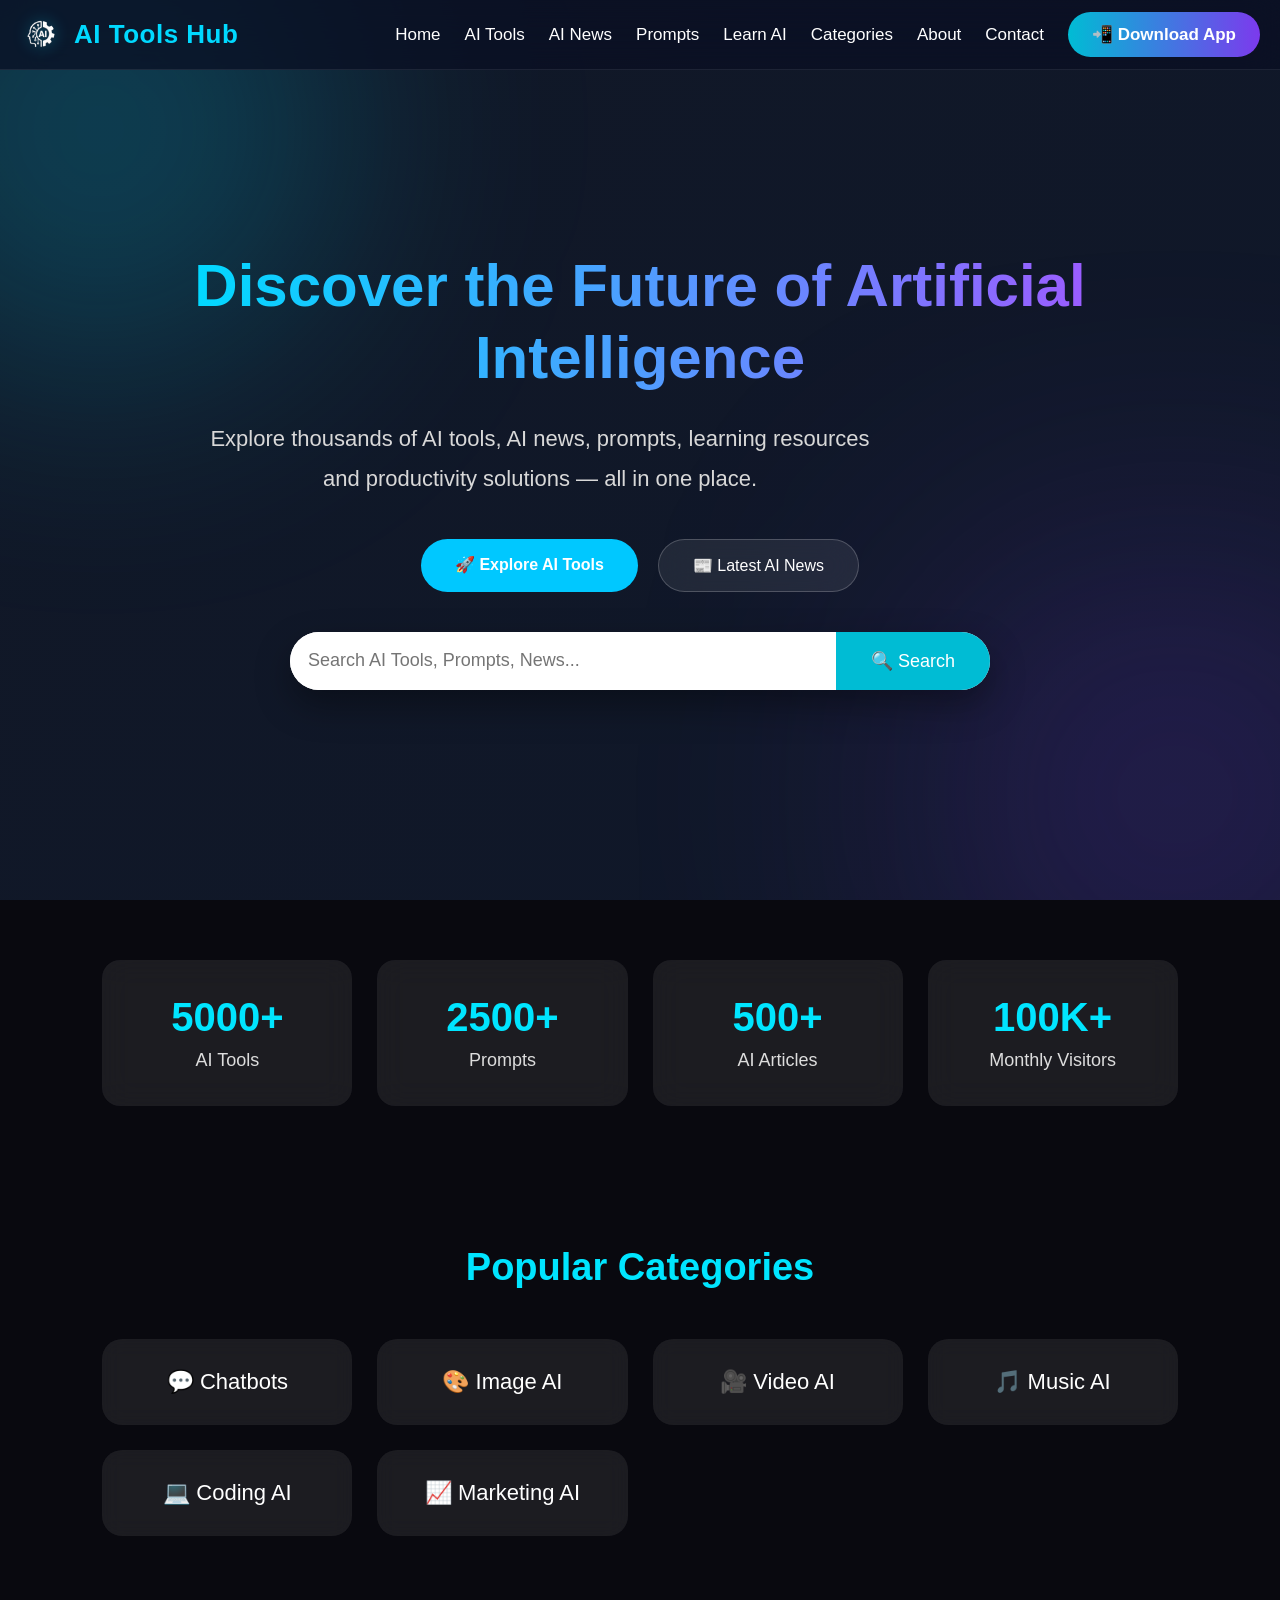
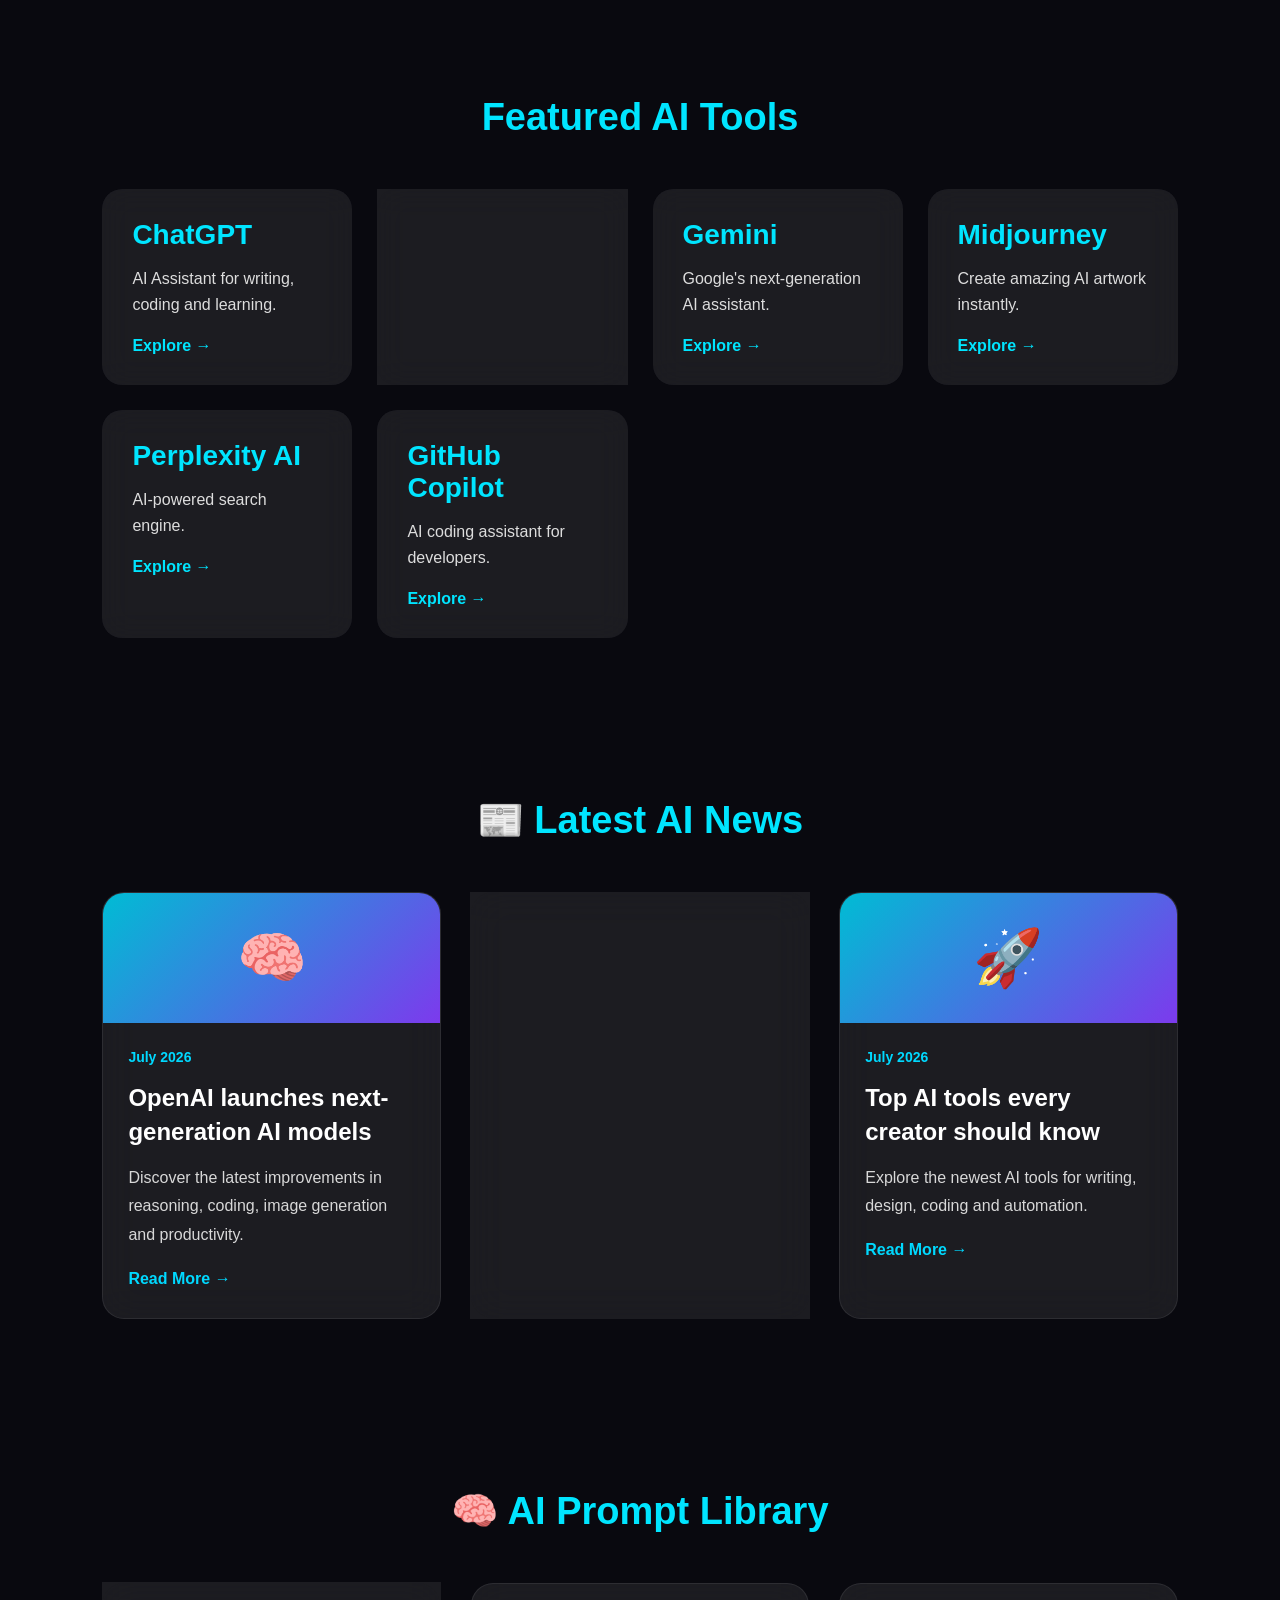
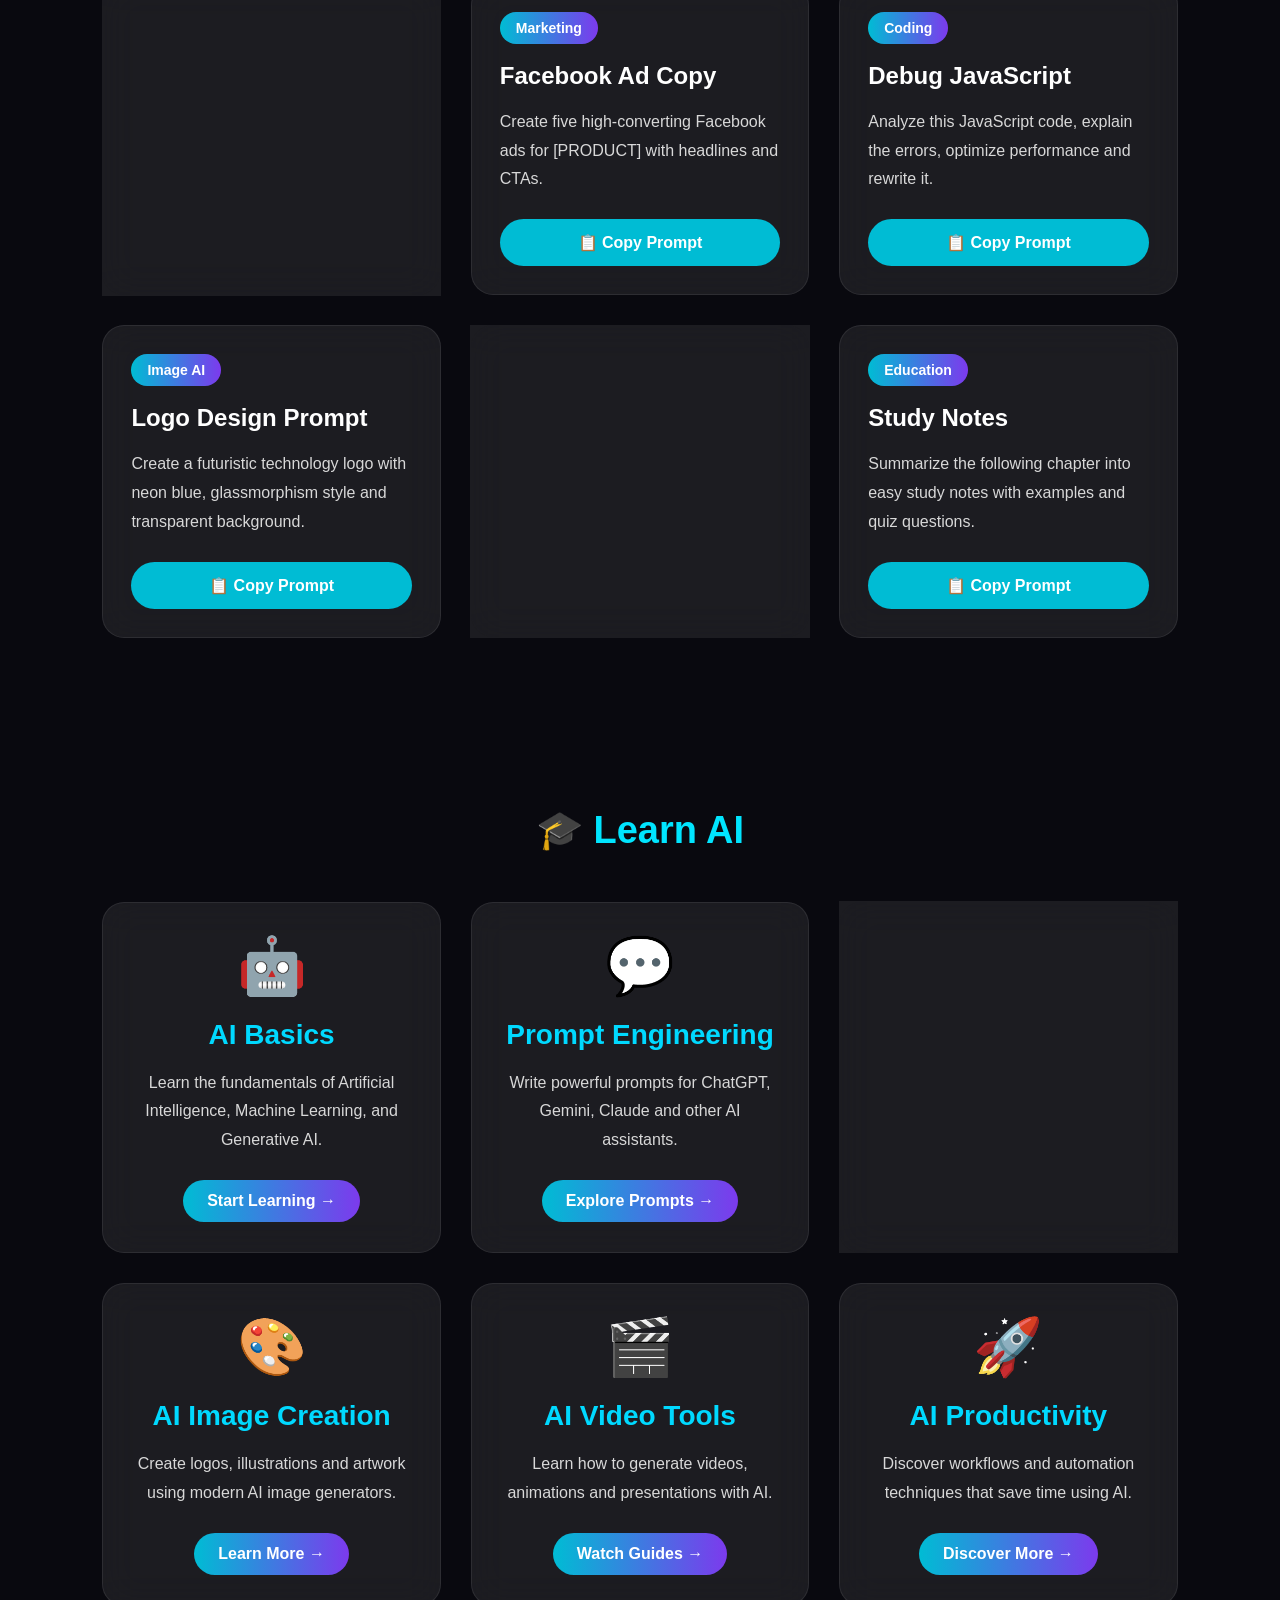
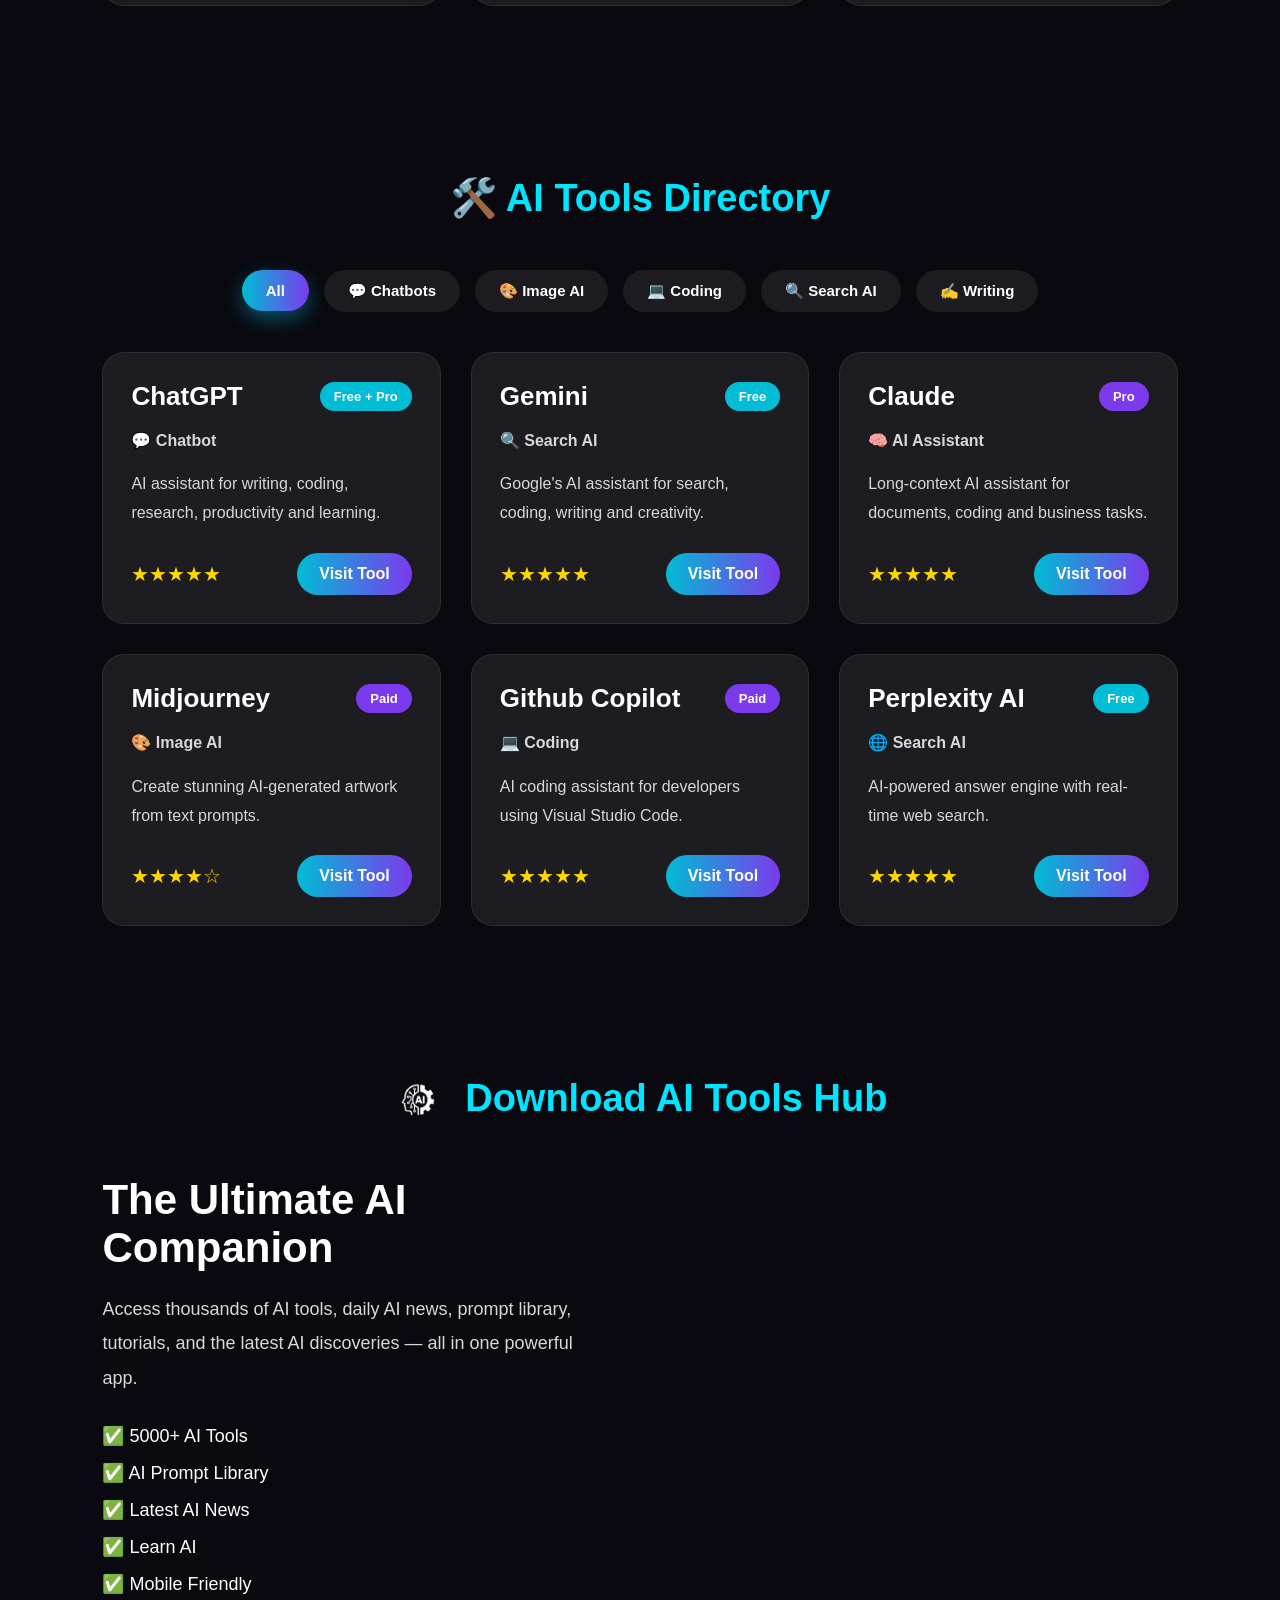
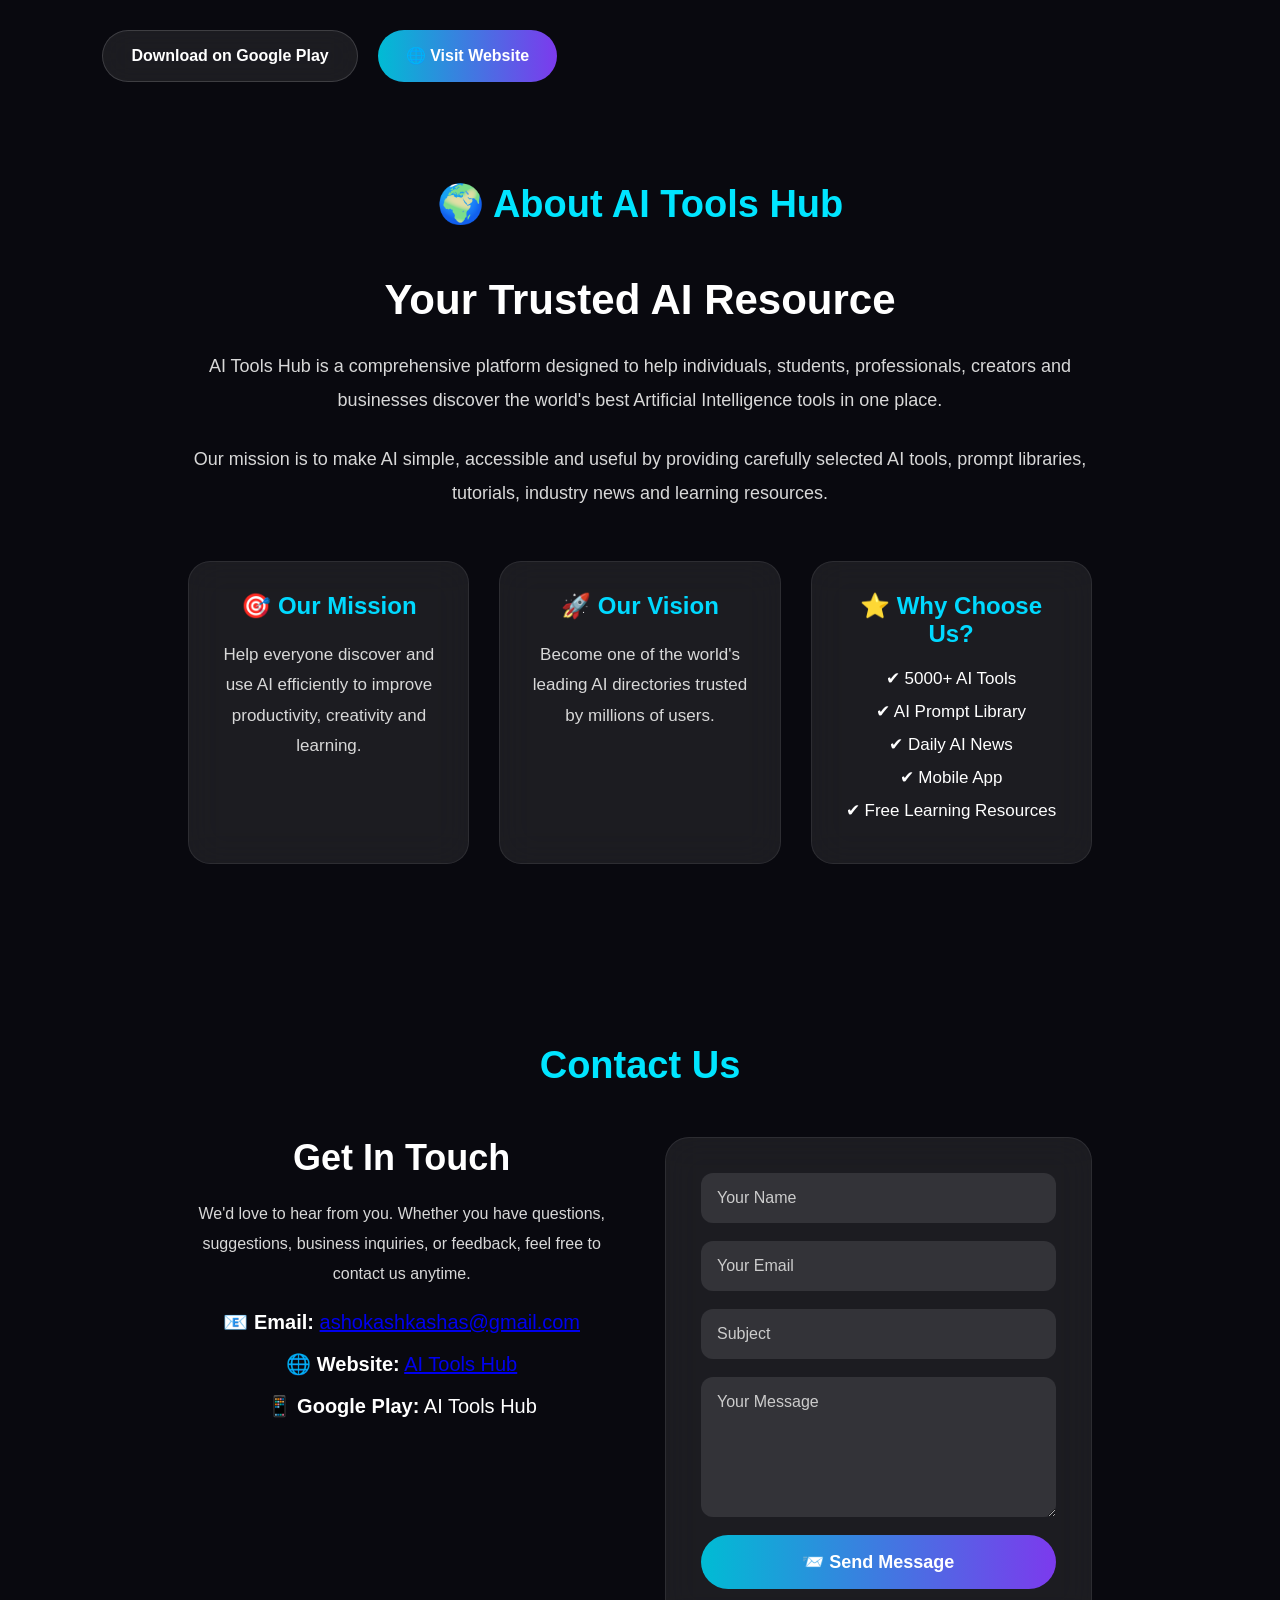
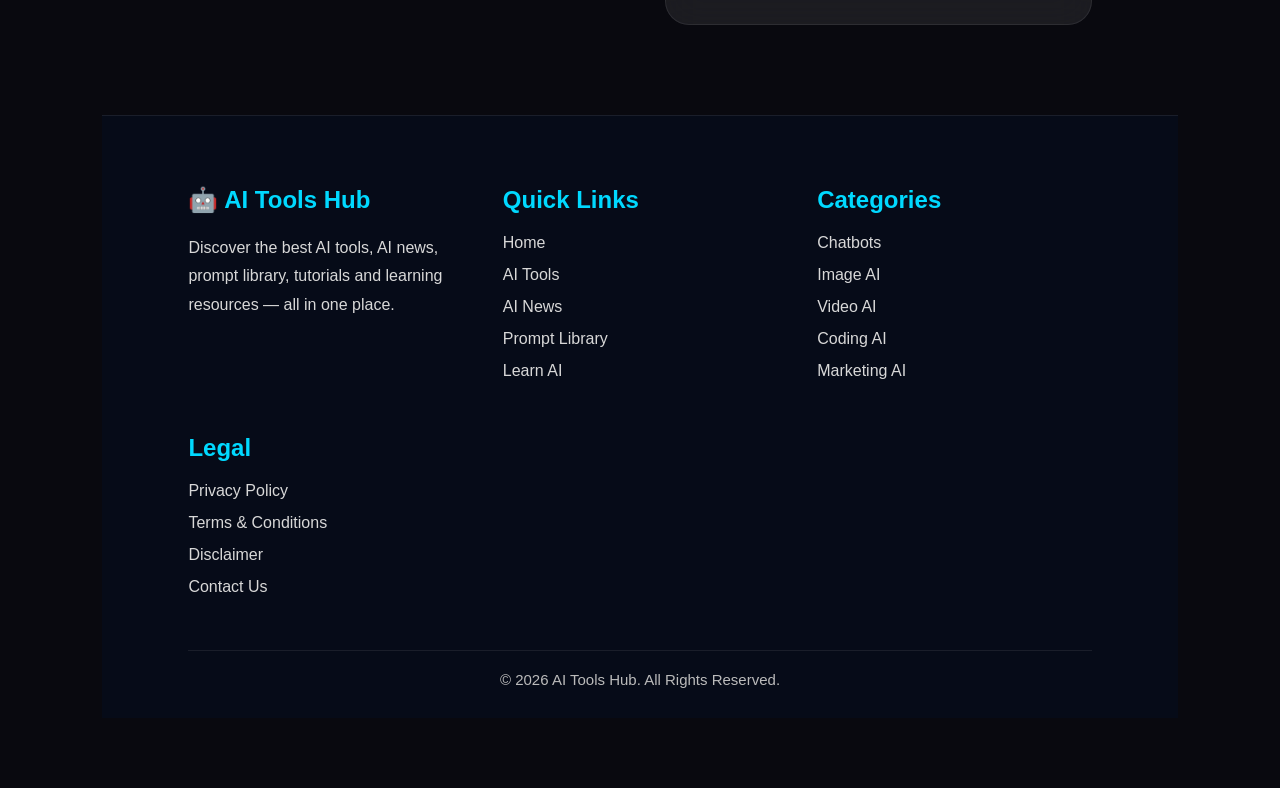
<file: index.html>
<!DOCTYPE html>
<html lang="en">

<head>

<meta charset="UTF-8">
<meta name="viewport" content="width=device-width, initial-scale=1">

<title>AI Tools Hub</title>

<!-- Website Icons -->
<link rel="icon" href="icons/favicon.ico">
<link rel="icon" type="image/png" sizes="16x16" href="icons/favicon-16x16.png">
<link rel="icon" type="image/png" sizes="32x32" href="icons/favicon-32x32.png">
<link rel="apple-touch-icon" sizes="180x180" href="icons/apple-touch-icon.png">

<!-- Theme -->
<meta name="theme-color" content="#0B1120">

<!-- SEO -->
<meta name="description" content="AI Tools Hub - Discover the best AI tools, prompts, AI news, coding assistants, image generators and productivity tools.">
<meta name="keywords" content="AI Tools, Artificial Intelligence, ChatGPT, Gemini, Claude, AI Prompts, AI News">
<meta name="author" content="AI Tools Hub">

<link rel="stylesheet" href="css/style.css">

</head>

<body>

<div class="background"></div>

<!-- Navigation -->

<header class="navbar">

<div class="logo">
    <img src="icons/logo.png" alt="AI Tools Hub Logo" class="logo-icon">
    <span>AI Tools Hub</span>
</div>

<nav id="navMenu">

<a href="#home">Home</a>
<a href="#tools">AI Tools</a>
<a href="#news">AI News</a>
<a href="#prompts">Prompts</a>

<a href="#learn">Learn AI</a>

<a href="#categories">Categories</a>

<a href="#about">About</a>

<a href="#contact">Contact</a>

<a href="#download" class="download-btn">
📲 Download App
</a>

</nav>

<button id="menuBtn" aria-label="Open navigation menu">
☰
</button>

</header>

<!-- HERO SECTION -->

<section id="home" class="hero">

<div class="hero-content">

<h1>
Discover the Future of Artificial Intelligence
</h1>

<p>

Explore thousands of AI tools, AI news, prompts,
learning resources and productivity solutions —
all in one place.

</p>

<div class="hero-buttons">

<a href="#tools" class="btn-primary">
🚀 Explore AI Tools
</a>

<a href="#news" class="btn-secondary">
📰 Latest AI News
</a>

</div>

<div class="hero-search">

<input
type="search"
placeholder="Search AI Tools, Prompts, News..."
aria-label="Search AI Tools">

<button id="searchBtn">
    🔍 Search
</button>

</div>

</div>
</section>

<!-- Statistics -->

<section class="stats">

<div class="stat-card">
<h2>5000+</h2>
<p>AI Tools</p>
</div>

<div class="stat-card">
<h2>2500+</h2>
<p>Prompts</p>
</div>

<div class="stat-card">
<h2>500+</h2>
<p>AI Articles</p>
</div>

<div class="stat-card">
<h2>100K+</h2>
<p>Monthly Visitors</p>
</div>

</section>

<!-- Categories -->

<section id="categories" class="section">

<h2 class="section-title">
Popular Categories
</h2>

<div class="grid">

<div class="card">💬 Chatbots</div>
<div class="card">🎨 Image AI</div>
<div class="card">🎥 Video AI</div>
<div class="card">🎵 Music AI</div>
<div class="card">💻 Coding AI</div>
<div class="card">📈 Marketing AI</div>

</div>

</section>

<!-- Featured Tools -->

<section class="section">

<h2 class="section-title">
Featured AI Tools
</h2>

<div class="grid">

<div class="tool-card">
<h3>ChatGPT</h3>
<p>AI Assistant for writing, coding and learning.</p>
<a href="https://chat.openai.com" target="_blank">
Explore →
</a>
</div>

<div class="tool-card">
<h3>Claude</h3>
<p>Advanced conversational AI assistant.</p>
<a href="https://claude.ai" target="_blank">
    Explore →
</a>
</div>

<div class="tool-card">
<h3>Gemini</h3>
<p>Google's next-generation AI assistant.</p>
<a href="https://gemini.google.com" target="_blank">
    Explore →
</a>
</div>

<div class="tool-card">
<h3>Midjourney</h3>
<p>Create amazing AI artwork instantly.</p>
<a href="https://www.midjourney.com" target="_blank">
    Explore →
</a>
</div>

<div class="tool-card">
<h3>Perplexity AI</h3>
<p>AI-powered search engine.</p>
<a href="https://www.perplexity.ai" target="_blank">
    Explore →
</a>
</div>

<div class="tool-card">
<h3>GitHub Copilot</h3>
<p>AI coding assistant for developers.</p>
<a href="https://github.com/features/copilot" target="_blank">
    Explore →
</a>
</div>

</div>

</section>

<!-- =========================
     AI NEWS SECTION
========================= -->

<section id="news" class="section ai-news">

<h2 class="section-title">
📰 Latest AI News
</h2>

<div class="news-grid">

<div class="news-card">

<div class="news-image">
🧠
</div>

<div class="news-content">

<span class="news-date">
July 2026
</span>

<h3>
OpenAI launches next-generation AI models
</h3>

<p>
Discover the latest improvements in reasoning,
coding, image generation and productivity.
</p>

<a href="#">
Read More →
</a>

</div>

</div>

<div class="news-card">

<div class="news-image">
🤖
</div>

<div class="news-content">

<span class="news-date">
July 2026
</span>

<h3>
Google Gemini introduces powerful AI features
</h3>

<p>
New multimodal capabilities improve search,
coding and creative workflows.
</p>

<a href="#">
Read More →
</a>

</div>

</div>

<div class="news-card">

<div class="news-image">
🚀
</div>

<div class="news-content">

<span class="news-date">
July 2026
</span>

<h3>
Top AI tools every creator should know
</h3>

<p>
Explore the newest AI tools for writing,
design, coding and automation.
</p>

<a href="#">
Read More →
</a>

</div>

</div>

</div>

</section>

<!-- =========================
     AI PROMPT LIBRARY
========================= -->

<section id="prompts" class="section prompt-library">

<h2 class="section-title">
🧠 AI Prompt Library
</h2>

<div class="prompt-grid">

<div class="prompt-card">

<span class="prompt-category">
Writing
</span>

<h3>
Blog Post Generator
</h3>

<p>
Write a professional 1200-word SEO blog post about
[TOPIC] with headings, FAQs and conclusion.
</p>

<button class="copy-btn">
📋 Copy Prompt
</button>

</div>

<div class="prompt-card">

<span class="prompt-category">
Marketing
</span>

<h3>
Facebook Ad Copy
</h3>

<p>
Create five high-converting Facebook ads for
[PRODUCT] with headlines and CTAs.
</p>

<button class="copy-btn">
📋 Copy Prompt
</button>

</div>

<div class="prompt-card">

<span class="prompt-category">
Coding
</span>

<h3>
Debug JavaScript
</h3>

<p>
Analyze this JavaScript code, explain the errors,
optimize performance and rewrite it.
</p>

<button class="copy-btn">
📋 Copy Prompt
</button>

</div>

<div class="prompt-card">

<span class="prompt-category">
Image AI
</span>

<h3>
Logo Design Prompt
</h3>

<p>
Create a futuristic technology logo with neon blue,
glassmorphism style and transparent background.
</p>

<button class="copy-btn">
📋 Copy Prompt
</button>

</div>

<div class="prompt-card">

<span class="prompt-category">
Business
</span>

<h3>
Business Plan
</h3>

<p>
Generate a complete startup business plan including
market research and financial projections.
</p>

<button class="copy-btn">
📋 Copy Prompt
</button>

</div>

<div class="prompt-card">

<span class="prompt-category">
Education
</span>

<h3>
Study Notes
</h3>

<p>
Summarize the following chapter into easy study
notes with examples and quiz questions.
</p>

<button class="copy-btn">
📋 Copy Prompt
</button>

</div>

</div>

</section>

<!-- =========================
     LEARN AI
========================= -->

<section id="learn" class="section learn-ai">

    <h2 class="section-title">
        🎓 Learn AI
    </h2>

    <div class="learn-grid">

        <div class="learn-card">
            <div class="learn-icon">🤖</div>
            <h3>AI Basics</h3>
            <p>
                Learn the fundamentals of Artificial Intelligence, Machine Learning, and Generative AI.
            </p>
            <a href="#">Start Learning →</a>
        </div>

        <div class="learn-card">
            <div class="learn-icon">💬</div>
            <h3>Prompt Engineering</h3>
            <p>
                Write powerful prompts for ChatGPT, Gemini, Claude and other AI assistants.
            </p>
            <a href="#">Explore Prompts →</a>
        </div>

        <div class="learn-card">
            <div class="learn-icon">💻</div>
            <h3>AI Coding</h3>
            <p>
                Learn how to use AI tools for programming, debugging and software development.
            </p>
            <a href="#">View Tutorials →</a>
        </div>

        <div class="learn-card">
            <div class="learn-icon">🎨</div>
            <h3>AI Image Creation</h3>
            <p>
                Create logos, illustrations and artwork using modern AI image generators.
            </p>
            <a href="#">Learn More →</a>
        </div>

        <div class="learn-card">
            <div class="learn-icon">🎬</div>
            <h3>AI Video Tools</h3>
            <p>
                Learn how to generate videos, animations and presentations with AI.
            </p>
            <a href="#">Watch Guides →</a>
        </div>

        <div class="learn-card">
            <div class="learn-icon">🚀</div>
            <h3>AI Productivity</h3>
            <p>
                Discover workflows and automation techniques that save time using AI.
            </p>
            <a href="#">Discover More →</a>
        </div>

    </div>

</section>

<!-- =========================
     AI TOOLS DIRECTORY
========================= -->

<section id="tools" class="section tools-directory">

<h2 class="section-title">
🛠️ AI Tools Directory
</h2>
<!-- Filter Bar -->

<div class="filter-bar">

<button class="filter-btn active" data-filter="all">
All
</button>

<button class="filter-btn" data-filter="chatbot">
💬 Chatbots
</button>

<button class="filter-btn" data-filter="image">
🎨 Image AI
</button>

<button class="filter-btn" data-filter="coding">
💻 Coding
</button>

<button class="filter-btn" data-filter="search">
🔍 Search AI
</button>

<button class="filter-btn" data-filter="writing">
✍️ Writing
</button>

</div>

<div class="tools-grid">
<div class="directory-card" data-category="chatbot">

<div class="tool-header">
<h3>ChatGPT</h3>


<span class="badge free">Free + Pro</span>
</div>

<p class="category">
💬 Chatbot
</p>

<p>
AI assistant for writing, coding, research,
productivity and learning.
</p>

<div class="tool-footer">

<div class="rating">
★★★★★
</div>

<a href="https://chat.openai.com" target="_blank" class="visit-btn">
Visit Tool
</a>

</div>

</div>

<div class="directory-card" data-category="search">

<div class="tool-header">
<h3>Gemini</h3>
<span class="badge free">Free</span>
</div>

<p class="category">
🔍 Search AI
</p>

<p>
Google's AI assistant for search,
coding, writing and creativity.
</p>

<div class="tool-footer">

<div class="rating">
★★★★★
</div>

<a href="https://gemini.google.com" target="_blank" class="visit-btn">
Visit Tool
</a>

</div>

</div>

<div class="directory-card" data-category="chatbot">

<div class="tool-header">
<h3>Claude</h3>
<span class="badge paid">Pro</span>
</div>

<p class="category">
🧠 AI Assistant
</p>

<p>
Long-context AI assistant for documents,
coding and business tasks.
</p>

<div class="tool-footer">

<div class="rating">
★★★★★
</div>

<a href="https://claude.ai" target="_blank" class="visit-btn">
Visit Tool
</a>

</div>

</div>

<div class="directory-card" data-category="image">

<div class="tool-header">
<h3>Midjourney</h3>
<span class="badge paid">Paid</span>
</div>

<p class="category">
🎨 Image AI
</p>

<p>
Create stunning AI-generated artwork
from text prompts.
</p>

<div class="tool-footer">

<div class="rating">
★★★★☆
</div>

<a href="https://www.midjourney.com" target="_blank" class="visit-btn">
Visit Tool
</a>

</div>

</div>

<div class="directory-card" data-category="coding">

<div class="tool-header">
<h3>Github Copilot</h3>
<span class="badge paid">Paid</span>
</div>

<p class="category">
💻 Coding
</p>

<p>
AI coding assistant for developers
using Visual Studio Code.
</p>

<div class="tool-footer">

<div class="rating">
★★★★★
</div>

<a href="https://github.com/features/copilot" target="_blank" class="visit-btn">
Visit Tool
</a>

</div>

</div>

<div class="directory-card" data-category="search">

<div class="tool-header">
<h3>Perplexity AI</h3>
<span class="badge free">Free</span>
</div>

<p class="category">
🌐 Search AI
</p>

<p>
AI-powered answer engine with
real-time web search.
</p>

<div class="tool-footer">

<div class="rating">
★★★★★
</div>

<a href="https://www.perplexity.ai" target="_blank" class="visit-btn">
Visit Tool
</a>

</div>

</div>

</div>

</section>

<!-- =========================
     DOWNLOAD APP
========================= -->

<section id="download" class="section download-app">

<h2 class="section-title">
    <img src="icons/logo.png" alt="AI Tools Hub" class="download-title-icon">
    Download AI Tools Hub
</h2>

<div class="download-container">

<div class="download-left">

<h3>
The Ultimate AI Companion
</h3>

<p>
Access thousands of AI tools, daily AI news,
prompt library, tutorials, and the latest AI
discoveries — all in one powerful app.
</p>

<ul class="app-features">

<li>✅ 5000+ AI Tools</li>
<li>✅ AI Prompt Library</li>
<li>✅ Latest AI News</li>
<li>✅ Learn AI</li>
<li>✅ Mobile Friendly</li>

</ul>

<div class="download-buttons">

<a href="https://play.google.com/store/apps/details?id=com.ashok.aitoolshub"
target="_blank"
class="download-play">

Download on Google Play

</a>

<a href="https://b-ashokkumar.github.io/aitoolshubwebsite"
target="_blank"
class="download-google">

🌐 Visit Website

</a>

</div>

</div>

<div class="download-right">

</div>

</div>

<!-- =========================
     ABOUT US
========================= -->

<section id="about" class="section about-section">

    <h2 class="section-title">
        🌍 About AI Tools Hub
    </h2>

    <div class="about-container">

        <div class="about-content">

            <h3>Your Trusted AI Resource</h3>

            <p>
                AI Tools Hub is a comprehensive platform designed to help
                individuals, students, professionals, creators and businesses
                discover the world's best Artificial Intelligence tools in one place.
            </p>

            <p>
                Our mission is to make AI simple, accessible and useful by
                providing carefully selected AI tools, prompt libraries,
                tutorials, industry news and learning resources.
            </p>

            <div class="about-grid">

                <div class="about-box">
                    <h4>🎯 Our Mission</h4>
                    <p>
                        Help everyone discover and use AI efficiently to
                        improve productivity, creativity and learning.
                    </p>
                </div>

                <div class="about-box">
                    <h4>🚀 Our Vision</h4>
                    <p>
                        Become one of the world's leading AI directories
                        trusted by millions of users.
                    </p>
                </div>

                <div class="about-box">
                    <h4>⭐ Why Choose Us?</h4>
                    <ul>
                        <li>✔ 5000+ AI Tools</li>
                        <li>✔ AI Prompt Library</li>
                        <li>✔ Daily AI News</li>
                        <li>✔ Mobile App</li>
                        <li>✔ Free Learning Resources</li>
                    </ul>
                </div>

            </div>

        </div>

    </div>

</section>

<!-- =========================
     CONTACT US
========================= -->

<section id="contact" class="section contact-section">

    <h2 class="section-title">
        Contact Us
    </h2>

    <div class="contact-container">

        <div class="contact-info">

            <h3>Get In Touch</h3>

            <p>
                We'd love to hear from you. Whether you have questions,
                suggestions, business inquiries, or feedback, feel free
                to contact us anytime.
            </p>

            <div class="contact-item">
                📧 <strong>Email:</strong>
<a href="mailto:ashokashkashas@gmail.com">
ashokashkashas@gmail.com
</a>
            </div>

            <div class="contact-item">
                🌐 <strong>Website:</strong>
<a href="https://b-ashokkumar.github.io/aitoolshubwebsite" target="_blank">
AI Tools Hub
</a>
            </div>

            <div class="contact-item">
                📱 <strong>Google Play:</strong> AI Tools Hub
            </div>

        </div>

        <div class="contact-form">

            <form>

                <input
                    type="text"
                    placeholder="Your Name"
                    required>

                <input
                    type="email"
                    placeholder="Your Email"
                    required>

                <input
                    type="text"
                    placeholder="Subject">

                <textarea
                    rows="6"
                    placeholder="Your Message"
                    required></textarea>

                <button type="submit" class="contact-btn">
                    📨 Send Message
                </button>

            </form>

        </div>

    </div>

</section>


<!-- =========================
     FOOTER
========================= -->

<footer class="footer">

    <div class="footer-container">

        <!-- About -->
        <div class="footer-column">

            <h3>🤖 AI Tools Hub</h3>

            <p>
                Discover the best AI tools, AI news,
                prompt library, tutorials and learning
                resources — all in one place.
            </p>

        </div>

        <!-- Quick Links -->
        <div class="footer-column">

            <h3>Quick Links</h3>

            <ul>

                <li><a href="#home">Home</a></li>
                <li><a href="#tools">AI Tools</a></li>
                <li><a href="#news">AI News</a></li>
                <li><a href="#prompts">Prompt Library</a></li>
                <li><a href="#learn">Learn AI</a></li>

            </ul>

        </div>

        <!-- Categories -->
        <div class="footer-column">

            <h3>Categories</h3>

            <ul>

                <li><a href="#categories">Chatbots</a></li>
                <li><a href="#categories">Image AI</a></li>
                <li><a href="#categories">Video AI</a></li>
                <li><a href="#categories">Coding AI</a></li>
                <li><a href="#categories">Marketing AI</a></li>

            </ul>

        </div>

        <!-- Legal -->
        <div class="footer-column">

            <h3>Legal</h3>

            <ul>

                <li><a href="privacy.html">Privacy Policy</a></li>
                <li><a href="terms.html">Terms & Conditions</a></li>
                <li><a href="disclaimer.html">Disclaimer</a></li>
                <li><a href="#contact">Contact Us</a></li>

            </ul>

        </div>

    </div>

    <div class="footer-bottom">

        <p>

            © 2026 AI Tools Hub. All Rights Reserved.

        </p>

    </div>

</footer>


<script src="js/app.js"></script>


</body>

</html>
</file>
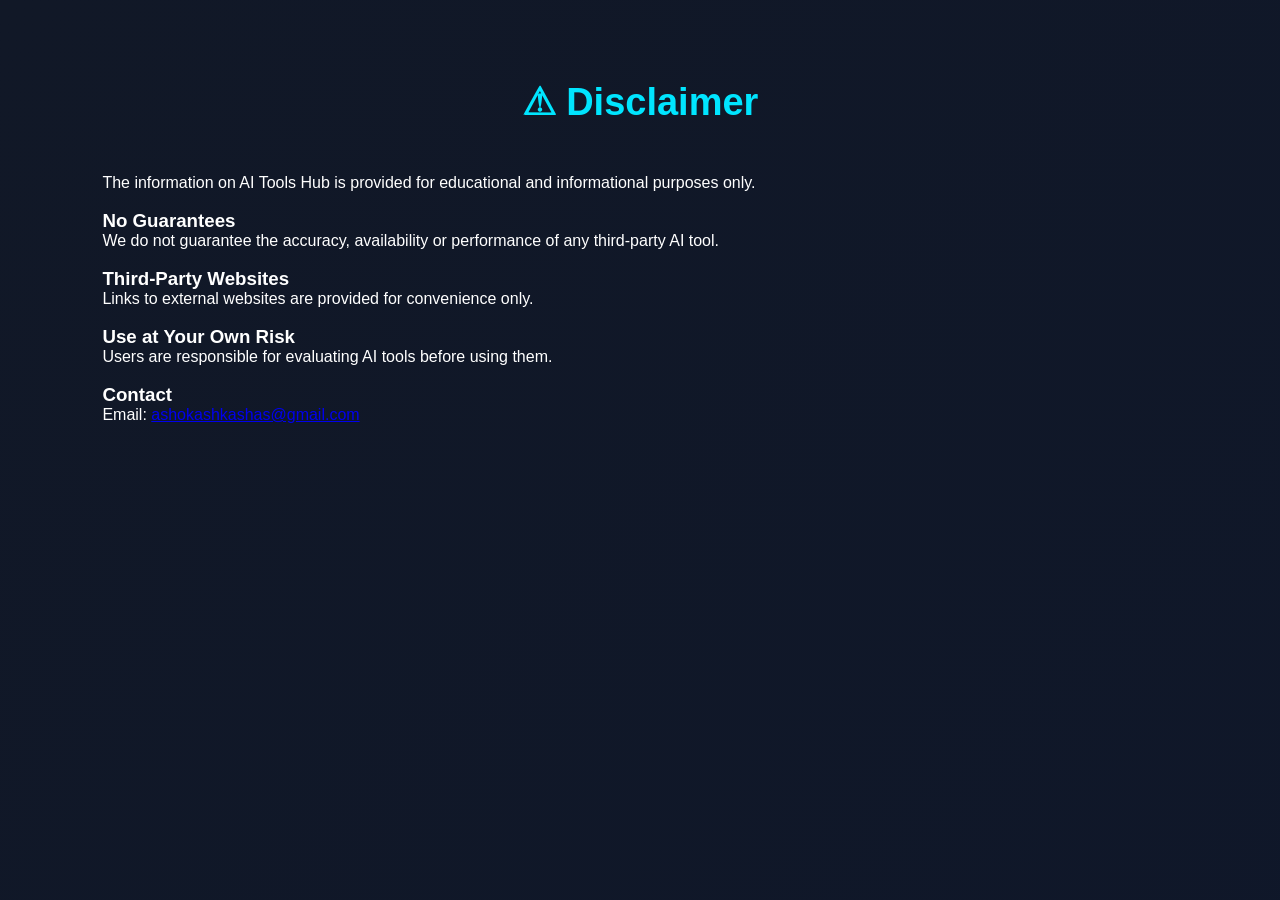
<file: disclaimer.html>
<!DOCTYPE html>
<html lang="en">

<head>

<meta charset="UTF-8">
<meta name="viewport" content="width=device-width, initial-scale=1">

<title>Disclaimer | AI Tools Hub</title>

<link rel="stylesheet" href="css/style.css">

</head>

<body>

<div class="background"></div>

<section class="section">

<h1 class="section-title">

⚠ Disclaimer

</h1>

<p>

The information on AI Tools Hub is
provided for educational and informational
purposes only.

</p>

<br>

<h3>No Guarantees</h3>

<p>

We do not guarantee the accuracy,
availability or performance of any
third-party AI tool.

</p>

<br>

<h3>Third-Party Websites</h3>

<p>

Links to external websites are provided
for convenience only.

</p>

<br>

<h3>Use at Your Own Risk</h3>

<p>

Users are responsible for evaluating
AI tools before using them.

</p>

<br>

<h3>Contact</h3>

<p>

Email:

<a href="mailto:ashokashkashas@gmail.com">

ashokashkashas@gmail.com

</a>

</p>

</section>

</body>

</html>
</file>
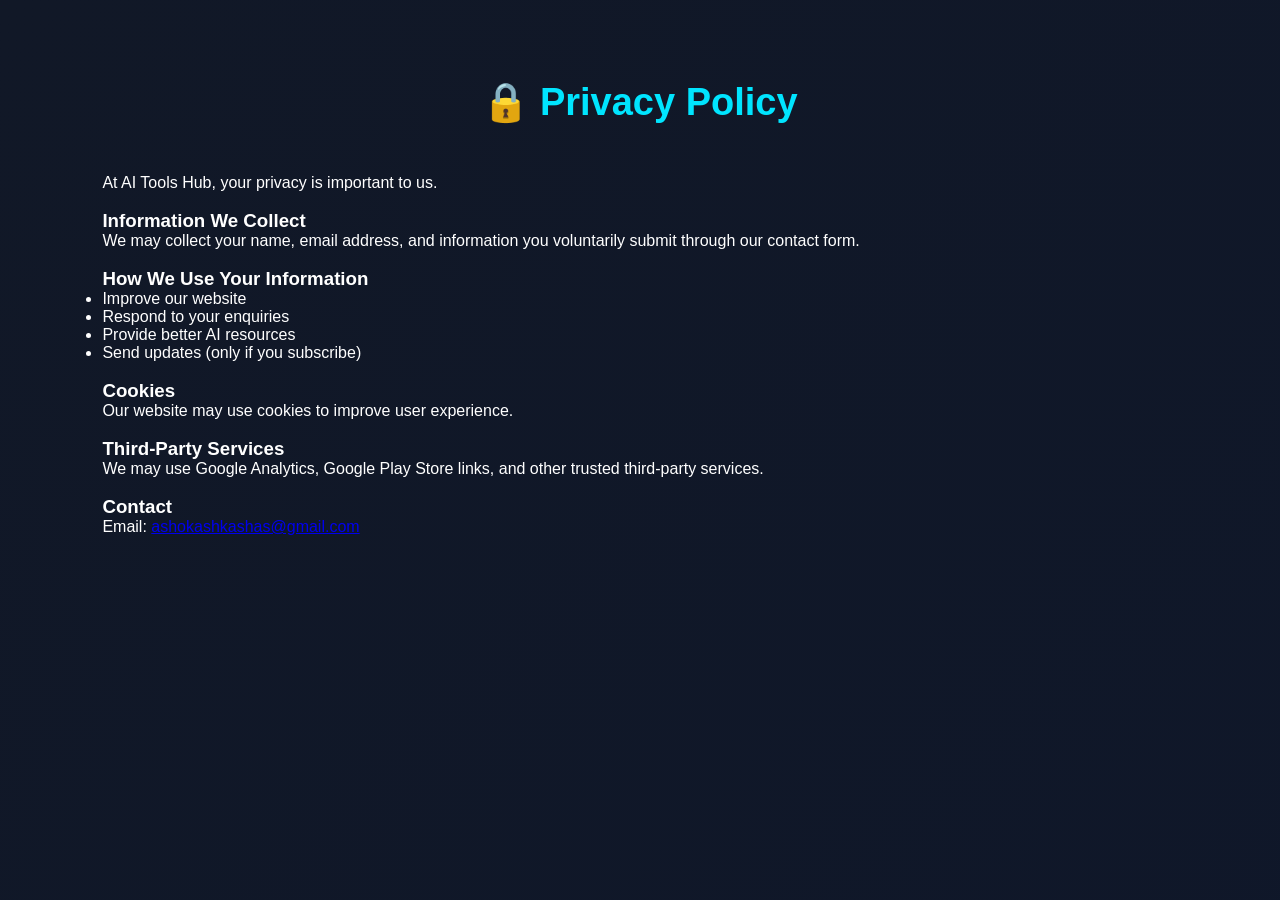
<file: privacy.html>
<!DOCTYPE html>
<html lang="en">

<head>

<meta charset="UTF-8">
<meta name="viewport" content="width=device-width, initial-scale=1">

<title>Privacy Policy | AI Tools Hub</title>

<link rel="stylesheet" href="css/style.css">

</head>

<body>

<div class="background"></div>

<section class="section">

<h1 class="section-title">🔒 Privacy Policy</h1>

<p>

At AI Tools Hub, your privacy is important to us.

</p>

<br>

<h3>Information We Collect</h3>

<p>

We may collect your name, email address,
and information you voluntarily submit
through our contact form.

</p>

<br>

<h3>How We Use Your Information</h3>

<ul>

<li>Improve our website</li>

<li>Respond to your enquiries</li>

<li>Provide better AI resources</li>

<li>Send updates (only if you subscribe)</li>

</ul>

<br>

<h3>Cookies</h3>

<p>

Our website may use cookies to improve
user experience.

</p>

<br>

<h3>Third-Party Services</h3>

<p>

We may use Google Analytics,
Google Play Store links,
and other trusted third-party services.

</p>

<br>

<h3>Contact</h3>

<p>

Email:
<a href="mailto:ashokashkashas@gmail.com">

ashokashkashas@gmail.com

</a>

</p>

</section>

</body>

</html>
</file>
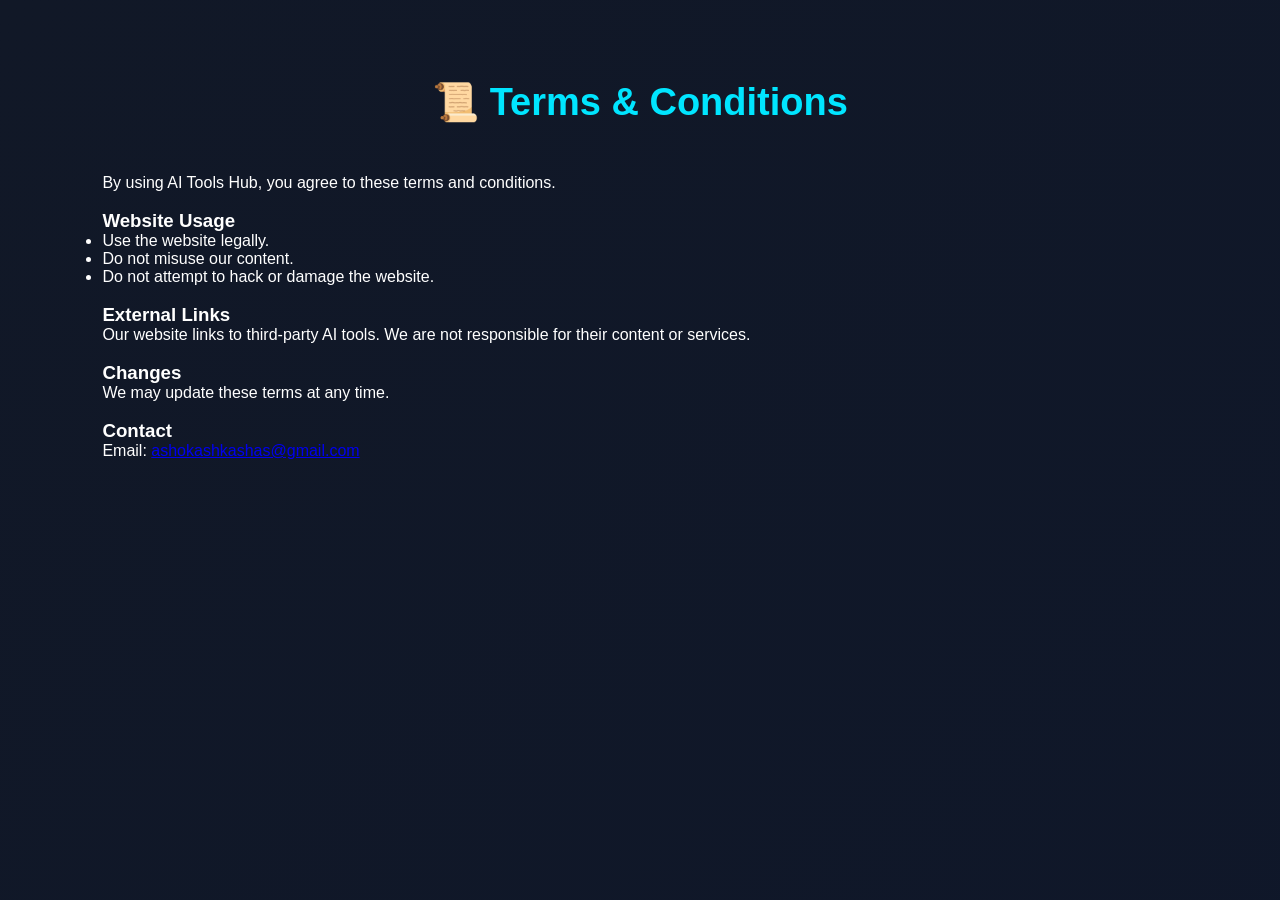
<file: terms.html>
<!DOCTYPE html>
<html lang="en">

<head>

<meta charset="UTF-8">
<meta name="viewport" content="width=device-width, initial-scale=1">

<title>Terms & Conditions | AI Tools Hub</title>

<link rel="stylesheet" href="css/style.css">

</head>

<body>

<div class="background"></div>

<section class="section">

<h1 class="section-title">

📜 Terms & Conditions

</h1>

<p>

By using AI Tools Hub, you agree to these
terms and conditions.

</p>

<br>

<h3>Website Usage</h3>

<ul>

<li>Use the website legally.</li>

<li>Do not misuse our content.</li>

<li>Do not attempt to hack or damage the website.</li>

</ul>

<br>

<h3>External Links</h3>

<p>

Our website links to third-party AI tools.
We are not responsible for their content
or services.

</p>

<br>

<h3>Changes</h3>

<p>

We may update these terms at any time.

</p>

<br>

<h3>Contact</h3>

<p>

Email:

<a href="mailto:ashokashkashas@gmail.com">

ashokashkashas@gmail.com

</a>

</p>

</section>

</body>

</html>
</file>
<file: css/style.css>
*{

margin:0;

padding:0;

box-sizing:border-box;

font-family:Arial,sans-serif;

}

body{

background:#09090f;

color:white;

overflow-x:hidden;

}

/* Animated Background */

.background{

position:fixed;

width:100%;

height:100%;

background:linear-gradient(
-45deg,
#1e3a8a,
#312e81,
#0f172a,
#111827);

background-size:400% 400%;

animation:bg 15s infinite;

z-index:-1;

}

@keyframes bg{

0%{

background-position:0% 50%;

}

50%{

background-position:100% 50%;

}

100%{

background-position:0% 50%;

}

}

/* Header */

/* Logo */

.logo{
    display:flex;
    align-items:center;
    gap:12px;
    font-size:26px;
    font-weight:700;
    color:#00d9ff;
    letter-spacing:.5px;
    cursor:pointer;
    user-select:none;
}

.logo span{
    white-space:nowrap;
}

.logo-icon{
    width:42px;
    height:42px;
    object-fit:contain;
    filter:drop-shadow(0 0 8px rgba(0,212,255,.35));
    flex-shrink:0;
}

/* Hero */


.hero h1{

font-size:60px;

max-width:900px;

margin-bottom:20px;

line-height:1.2;

animation:fadeUp 1.2s;

}

.hero p{

font-size:22px;

color:#d1d5db;

max-width:700px;

margin-bottom:40px;

animation:fadeUp 1.8s;

}

/* Search */

/* Animation */

@keyframes fadeUp{

from{

opacity:0;

transform:translateY(60px);

}

to{

opacity:1;

transform:translateY(0);

}

}

/* Mobile */

@media(max-width:768px){

header{

flex-direction:column;

}

nav{

margin-top:15px;

}

nav a{

margin:8px;

display:inline-block;

}

.hero h1{

font-size:40px;

}

.hero p{

font-size:18px;

}
}
/* Sections */

.section{

padding:80px 8%;

}

.section-title{

font-size:38px;

text-align:center;

margin-bottom:50px;

color:#00e5ff;

}

/* Statistics */

.stats{

display:grid;

grid-template-columns:repeat(auto-fit,minmax(180px,1fr));

gap:25px;

padding:60px 8%;

}

.stat-card{

background:rgba(255,255,255,.08);

backdrop-filter:blur(15px);

border-radius:18px;

padding:35px;

text-align:center;

transition:.4s;

}

.stat-card:hover{

transform:translateY(-10px);

background:rgba(0,229,255,.15);

}

.stat-card h2{

font-size:40px;

color:#00e5ff;

margin-bottom:10px;

}

.stat-card p{

font-size:18px;

color:#ddd;

}

/* Grid */

.grid{

display:grid;

grid-template-columns:repeat(auto-fit,minmax(250px,1fr));

gap:25px;

}

/* Category Card */

.card{

background:rgba(255,255,255,.08);

padding:30px;

border-radius:20px;

font-size:22px;

text-align:center;

transition:.4s;

cursor:pointer;

backdrop-filter:blur(10px);

}

.card:hover{

transform:translateY(-8px);

background:#00bcd4;

}

/* Tool Card */

.tool-card{

background:rgba(255,255,255,.08);

padding:30px;

border-radius:20px;

transition:.4s;

backdrop-filter:blur(15px);

}

.tool-card:hover{

transform:translateY(-10px);

box-shadow:0 10px 25px rgba(0,229,255,.35);

}

.tool-card h3{

font-size:28px;

margin-bottom:15px;

color:#00e5ff;

}

.tool-card p{

color:#ddd;

margin-bottom:20px;

line-height:1.6;

}

.tool-card a{

color:#00e5ff;

text-decoration:none;

font-weight:bold;

}

/* HERO */

.hero{

min-height:100vh;

display:flex;

justify-content:center;

align-items:center;

padding:80px 20px 40px;

text-align:center;

position:relative;

overflow:hidden;

}

/* Floating Blur */

.hero::before{

content:"";

position:absolute;

width:500px;

height:500px;

background:#00d9ff33;

border-radius:50%;

filter:blur(120px);

top:-120px;

left:-150px;

animation:float1 10s infinite alternate;

}

.hero::after{

content:"";

position:absolute;

width:450px;

height:450px;

background:#7c3aed44;

border-radius:50%;

filter:blur(140px);

bottom:-120px;

right:-120px;

animation:float2 10s infinite alternate;

}

.hero-content{

max-width:900px;

z-index:2;

animation:fadeUp 1.2s ease;

}

.hero h1{

font-size:60px;

font-weight:800;

line-height:1.2;

margin-bottom:25px;

background:linear-gradient(
90deg,
#00d9ff,
#4f9dff,
#9b5cff);

-webkit-background-clip:text;

-webkit-text-fill-color:transparent;

}

.hero p{

font-size:22px;

color:#d8d8d8;

line-height:1.8;

margin-bottom:40px;

}

/* Buttons */

.hero-buttons{

display:flex;

justify-content:center;

gap:20px;

flex-wrap:wrap;

margin-bottom:40px;

}

.btn-primary{

background:#00c8ff;

color:white;

padding:16px 34px;

border-radius:40px;

text-decoration:none;

font-weight:bold;

transition:.3s;

}

.btn-primary:hover{

transform:translateY(-4px);

box-shadow:0 10px 25px rgba(0,217,255,.35);

}

.btn-secondary{

background:rgba(255,255,255,.08);

backdrop-filter:blur(18px);

border:1px solid rgba(255,255,255,.2);

color:white;

padding:16px 34px;

border-radius:40px;

text-decoration:none;

transition:.3s;

}

.btn-secondary:hover{

background:#7c3aed;

}

/* Search */

.hero-search{

display:flex;

background:white;

border-radius:60px;

overflow:hidden;

max-width:700px;

margin:auto;

box-shadow:0 15px 35px rgba(0,0,0,.35);

}

.hero-search input{

flex:1;

border:none;

padding:18px;

font-size:18px;

outline:none;

}

.hero-search button{

border:none;

background:#00bcd4;

color:white;

padding:18px 35px;

font-size:18px;

cursor:pointer;

transition:.3s;

}

.hero-search button:hover{

background:#0097a7;

}

/* Animation */


@keyframes float1{

from{

transform:translateY(-30px);

}

to{

transform:translateY(40px);

}

}

@keyframes float2{

from{

transform:translateY(20px);

}

to{

transform:translateY(-30px);

}

}

/* Mobile */

@media(max-width:768px){

.hero-search{

flex-direction:column;

border-radius:22px;

.news-content h3{
    font-size:20px;
}

.news-content p{
    font-size:16px;
}

}

.hero-search button{

width:100%;

}

}

/* ==========================
   PROFESSIONAL NAVIGATION
========================== */

.navbar{

position:fixed;

top:0;

left:0;

width:100%;

display:flex;

justify-content:space-between;

align-items:center;

height:70px;
padding:0 20px;

background:rgba(10,15,35,.75);

backdrop-filter:blur(18px);

border-bottom:1px solid rgba(255,255,255,.08);

z-index:9999;

}

nav{

display:flex;

align-items:center;

gap:24px;

}

nav a{

text-decoration:none;

color:white;

font-size:17px;

transition:.3s;

position:relative;

}

nav a:hover{

color:#00d9ff;

}

nav a::after{

content:"";

position:absolute;

left:0;

bottom:-8px;

width:0;

height:2px;

background:#00d9ff;

transition:.3s;

}

nav a:hover::after{

width:100%;

}

.download-btn{

padding:12px 24px;

border-radius:35px;

background:linear-gradient(

90deg,

#00bcd4,

#7c3aed

);

color:white !important;

font-weight:bold;

}

.download-btn:hover{

transform:translateY(-2px);

box-shadow:0 8px 20px rgba(0,217,255,.35);

}

#menuBtn{
    display:none;
    font-size:24px;      /* Smaller icon */
    color:#ffffff;
    cursor:pointer;
    line-height:1;
    padding:4px;
}

/* Mobile */

@media(max-width:900px){

nav{

display:none;

position:fixed;

top:70px;

left:0;

width:100%;

height:calc(100vh - 70px);

background:#101828;

flex-direction:column;

padding:25px;

gap:20px;

overflow-y:auto;

-webkit-overflow-scrolling:touch;

z-index:9998;

}

nav.show{

display:flex;

}

#menuBtn{

display:block;

}

.logo{
    font-size:22px;
    gap:10px;
}

.logo-icon{
    width:32px;
    height:32px;
}

#menuBtn{
    font-size:22px;
}

}

/* ==========================
   AI NEWS
========================== */

.ai-news{
    padding:80px 8%;
}

.news-grid{
    display:grid;
    grid-template-columns:repeat(auto-fit,minmax(320px,1fr));
    gap:30px;
}

.news-card{
    background:rgba(255,255,255,.08);
    backdrop-filter:blur(18px);
    border:1px solid rgba(255,255,255,.08);
    border-radius:22px;
    overflow:hidden;
    transition:.35s;
    margin-bottom:10px;
}

.news-card:hover{
    transform:translateY(-8px);
    box-shadow:0 15px 35px rgba(0,212,255,.35);
}

.news-image{
    height:130px;
    display:flex;
    align-items:center;
    justify-content:center;
    font-size:56px;
    background:linear-gradient(135deg,#00bcd4,#7c3aed);
}

.news-content{
    padding:25px;
}

.news-date{
    color:#00d9ff;
    font-size:14px;
    font-weight:bold;
}

.news-content h3{
    margin:15px 0;
    font-size:24px;
    line-height:1.4;
}

.news-content p{
    color:#d8d8d8;
    line-height:1.8;
    margin-bottom:20px;
}

.news-content a{
    text-decoration:none;
    color:#00d9ff;
    font-weight:bold;
    transition:.3s;
}

.news-content a:hover{
    color:#ffffff;
}

/* ==========================
   AI PROMPT LIBRARY
========================== */

.prompt-library{

padding:80px 8%;

}

.prompt-grid{

display:grid;

grid-template-columns:repeat(auto-fit,minmax(300px,1fr));

gap:30px;

}

.prompt-card{

background:rgba(255,255,255,.08);

backdrop-filter:blur(18px);

border:1px solid rgba(255,255,255,.08);

border-radius:22px;

padding:28px;

transition:.35s;

}

.prompt-card:hover{

transform:translateY(-10px);

box-shadow:0 15px 35px rgba(0,212,255,.30);

}

.prompt-category{

display:inline-block;

padding:8px 16px;

border-radius:30px;

background:linear-gradient(90deg,#00bcd4,#7c3aed);

font-size:14px;

font-weight:bold;

margin-bottom:18px;

}

.prompt-card h3{

font-size:24px;

margin-bottom:18px;

color:#ffffff;

}

.prompt-card p{

color:#d8d8d8;

line-height:1.8;

margin-bottom:25px;

}

.copy-btn{

width:100%;

padding:14px;

border:none;

border-radius:30px;

background:#00bcd4;

color:white;

font-size:16px;

font-weight:bold;

cursor:pointer;

transition:.3s;

}

.copy-btn:hover{

background:#0097a7;

transform:scale(1.03);

}

/* ==========================
   AI TOOLS DIRECTORY
========================== */

.tools-directory{

padding:80px 8%;

}

.tools-grid{

display:grid;

grid-template-columns:repeat(auto-fit,minmax(320px,1fr));

gap:30px;

}

.directory-card{

background:rgba(255,255,255,.08);

backdrop-filter:blur(18px);

border:1px solid rgba(255,255,255,.08);

border-radius:22px;

padding:28px;

transition:.35s;

}

.directory-card:hover{

transform:translateY(-10px);

box-shadow:0 15px 35px rgba(0,212,255,.30);

}

.tool-header{

display:flex;

justify-content:space-between;

align-items:center;

margin-bottom:15px;

}

.tool-header h3{

font-size:26px;

color:#ffffff;

}

.badge{

padding:7px 14px;

border-radius:30px;

font-size:13px;

font-weight:bold;

}

.badge.free{

background:#00bcd4;

color:white;

}

.badge.paid{

background:#7c3aed;

color:white;

}

.category{

color:#00d9ff;

font-weight:bold;

margin-bottom:15px;

}

.directory-card p{

line-height:1.8;

color:#d8d8d8;

}

.tool-footer{

display:flex;

justify-content:space-between;

align-items:center;

margin-top:25px;

}

.rating{

color:#FFD700;

font-size:20px;

}

.visit-btn{

padding:12px 22px;

border-radius:30px;

text-decoration:none;

background:linear-gradient(90deg,#00bcd4,#7c3aed);

color:white;

font-weight:bold;

transition:.3s;

}

.visit-btn:hover{

transform:scale(1.05);

box-shadow:0 10px 25px rgba(0,212,255,.30);

}

@media(max-width:768px){

.tool-footer{

flex-direction:column;

gap:18px;

}

.visit-btn{

width:100%;

text-align:center;

}

}

/* ==========================
   FILTER BAR
========================== */

.filter-bar{

display:flex;

justify-content:center;

align-items:center;

flex-wrap:wrap;

gap:15px;

margin:40px 0;

}

.filter-btn{

padding:12px 24px;

border:none;

border-radius:30px;

background:rgba(255,255,255,.08);

backdrop-filter:blur(12px);

color:#ffffff;

font-size:15px;

font-weight:600;

cursor:pointer;

transition:.3s;

}

.filter-btn:hover{

background:#00bcd4;

transform:translateY(-2px);

}

.filter-btn.active{

background:linear-gradient(90deg,#00bcd4,#7c3aed);

color:#ffffff;

box-shadow:0 8px 20px rgba(0,212,255,.35);

}

@media(max-width:768px){

.filter-bar{

gap:10px;

}

.filter-btn{

font-size:14px;

padding:10px 18px;

}

}

/* ==========================
   DOWNLOAD APP
========================== */

.download-app{

padding:70px 8%;

}

.download-container{

display:flex;

justify-content:space-between;

align-items:center;

gap:60px;

flex-wrap:wrap;

}

.download-left{

flex:1;

min-width:320px;

}

.download-left h3{

font-size:42px;

margin-bottom:20px;

color:#ffffff;

}

.download-left p{

font-size:18px;

line-height:1.9;

color:#d8d8d8;

margin-bottom:30px;

}

.app-features{

list-style:none;

margin-bottom:35px;

}

.app-features li{

margin-bottom:15px;

font-size:18px;

}

.download-buttons{
    display:flex;
    gap:20px;
    flex-wrap:wrap;
    margin-bottom:10px;
}

.download-google,

.download-play{

padding:16px 28px;

border-radius:40px;

text-decoration:none;

font-weight:bold;

transition:.3s;

}

.download-google{

background:linear-gradient(90deg,#00bcd4,#7c3aed);

color:white;

}

.download-google:hover{

transform:translateY(-4px);

box-shadow:0 10px 25px rgba(0,212,255,.35);

}

.download-play{

background:rgba(255,255,255,.08);

backdrop-filter:blur(15px);

border:1px solid rgba(255,255,255,.15);

color:white;

}

.download-play:hover{

background:#7c3aed;

}

.download-right{

flex:1;

text-align:center;

min-width:300px;

}

.download-right img{

width:100%;

max-width:320px;

border-radius:30px;

box-shadow:0 20px 50px rgba(0,212,255,.25);

}

.download-title-icon{
    width:50px;
    height:50px;
    vertical-align:middle;
    margin-right:12px;
    border-radius:12px;
}

@media(max-width:768px){
    .download-title-icon{
        width:40px;
        height:40px;
        margin-right:10px;
    }
}

@media(max-width:768px){

.download-container{

flex-direction:column;

text-align:center;

}

.download-buttons{

justify-content:center;

}

.download-left h3{

font-size:32px;

}

}

/* ==========================
   APP PREVIEW IMAGE
========================== */


/* ==========================
   ABOUT US
========================== */

.about-section{
    padding:90px 8%;
}

.about-container{
    max-width:1200px;
    margin:auto;
}

.about-content{
    text-align:center;
}

.about-content h3{
    font-size:42px;
    margin-bottom:25px;
    color:#ffffff;
}

.about-content p{
    font-size:18px;
    line-height:1.9;
    color:#d8d8d8;
    max-width:900px;
    margin:0 auto 25px;
}

.about-grid{
    display:grid;
    grid-template-columns:repeat(auto-fit,minmax(280px,1fr));
    gap:30px;
    margin-top:50px;
}

.about-box{
    background:rgba(255,255,255,.08);
    backdrop-filter:blur(18px);
    border:1px solid rgba(255,255,255,.08);
    border-radius:22px;
    padding:30px;
    transition:.35s;
}

.about-box:hover{
    transform:translateY(-8px);
    box-shadow:0 15px 35px rgba(0,212,255,.30);
}

.about-box h4{
    color:#00d9ff;
    margin-bottom:20px;
    font-size:24px;
}

.about-box p{
    font-size:17px;
    line-height:1.8;
    color:#d8d8d8;
}

.about-box ul{
    list-style:none;
    padding:0;
}

.about-box li{
    margin-bottom:12px;
    color:#ffffff;
    font-size:17px;
}

@media(max-width:768px){

.about-content h3{
    font-size:32px;
}

.about-content p{
    font-size:17px;
}

}

/* ==========================
   CONTACT US
========================== */

.contact-section{
    padding:90px 8%;
    text-align:center;
}

.contact-container{
    max-width:1200px;
    margin:0 auto;
    display:grid;
    grid-template-columns:repeat(auto-fit,minmax(350px,1fr));
    gap:50px;
    align-items:start;
}

.contact-info{
    text-align:center;
}

.contact-info h3{
    font-size:36px;
    color:#fff;
    margin-bottom:20px;
}

.contact-info p{
    max-width:700px;
    margin:20px auto;
    color:#d8d8d8;
    line-height:1.9;
}

.contact-item{
    margin:18px 0;
    font-size:20px;
    color:#fff;
}

.contact-form{
    max-width:600px;
    width:100%;
    margin:0 auto;
    background:rgba(255,255,255,.08);
    backdrop-filter:blur(18px);
    border:1px solid rgba(255,255,255,.08);
    border-radius:24px;
    padding:35px;
}

.contact-form form{
    display:flex;
    flex-direction:column;
    gap:18px;
}

.contact-form input,
.contact-form textarea{
    width:100%;
    padding:16px;
    border:none;
    border-radius:12px;
    background:rgba(255,255,255,.10);
    color:#ffffff;
    font-size:16px;
    outline:none;
}

.contact-form input::placeholder,
.contact-form textarea::placeholder{
    color:#cccccc;
}

.contact-btn{
    padding:16px;
    border:none;
    border-radius:35px;
    background:linear-gradient(90deg,#00bcd4,#7c3aed);
    color:#ffffff;
    font-size:18px;
    font-weight:bold;
    cursor:pointer;
    transition:.3s;
}

.contact-btn:hover{
    transform:translateY(-3px);
    box-shadow:0 12px 30px rgba(0,212,255,.35);
}

@media(max-width:768px){

    .contact-container{
        grid-template-columns:1fr;
    }

    .contact-info h3{
        font-size:30px;
    }

    .contact-form{
        padding:25px;
    }

}

/* ==========================
   LEARN AI
========================== */

.learn-ai{
    padding:90px 8%;
}

.learn-grid{
    display:grid;
    grid-template-columns:repeat(auto-fit,minmax(300px,1fr));
    gap:30px;
}

.learn-card{
    background:rgba(255,255,255,.08);
    backdrop-filter:blur(18px);
    border:1px solid rgba(255,255,255,.08);
    border-radius:22px;
    padding:30px;
    transition:.35s;
    text-align:center;
}

.learn-card:hover{
    transform:translateY(-8px);
    box-shadow:0 15px 35px rgba(0,212,255,.30);
}

.learn-icon{
    font-size:56px;
    margin-bottom:20px;
}

.learn-card h3{
    color:#00d9ff;
    font-size:28px;
    margin-bottom:18px;
}

.learn-card p{
    color:#d8d8d8;
    line-height:1.8;
    margin-bottom:25px;
}

.learn-card a{
    display:inline-block;
    text-decoration:none;
    color:white;
    background:linear-gradient(90deg,#00bcd4,#7c3aed);
    padding:12px 24px;
    border-radius:30px;
    font-weight:bold;
    transition:.3s;
}

.learn-card a:hover{
    transform:translateY(-3px);
    box-shadow:0 10px 25px rgba(0,212,255,.35);
}

@media(max-width:768px){

.learn-card{
    padding:25px;
}

.learn-icon{
    font-size:48px;
}

.learn-card h3{
    font-size:24px;
}

}

/* ==========================
   FOOTER
========================== */

.footer{

padding:70px 8% 30px;

background:#060b18;

border-top:1px solid rgba(255,255,255,.08);

}

.footer-container{

display:grid;

grid-template-columns:repeat(auto-fit,minmax(240px,1fr));

gap:40px;

margin-bottom:40px;

}

.footer-column h3{

color:#00d9ff;

margin-bottom:20px;

font-size:24px;

}

.footer-column p{

color:#d8d8d8;

line-height:1.8;

}

.footer-column ul{

list-style:none;

padding:0;

}

.footer-column li{

margin-bottom:14px;

}

.footer-column a{

text-decoration:none;

color:#d8d8d8;

transition:.3s;

}

.footer-column a:hover{

color:#00d9ff;

padding-left:6px;

}

.footer-bottom{

border-top:1px solid rgba(255,255,255,.08);

padding-top:20px;

text-align:center;

color:#bbbbbb;

font-size:15px;

}

@media(max-width:768px){

.footer{

text-align:center;

}

.footer-column{

margin-bottom:20px;

}

}
</file>
